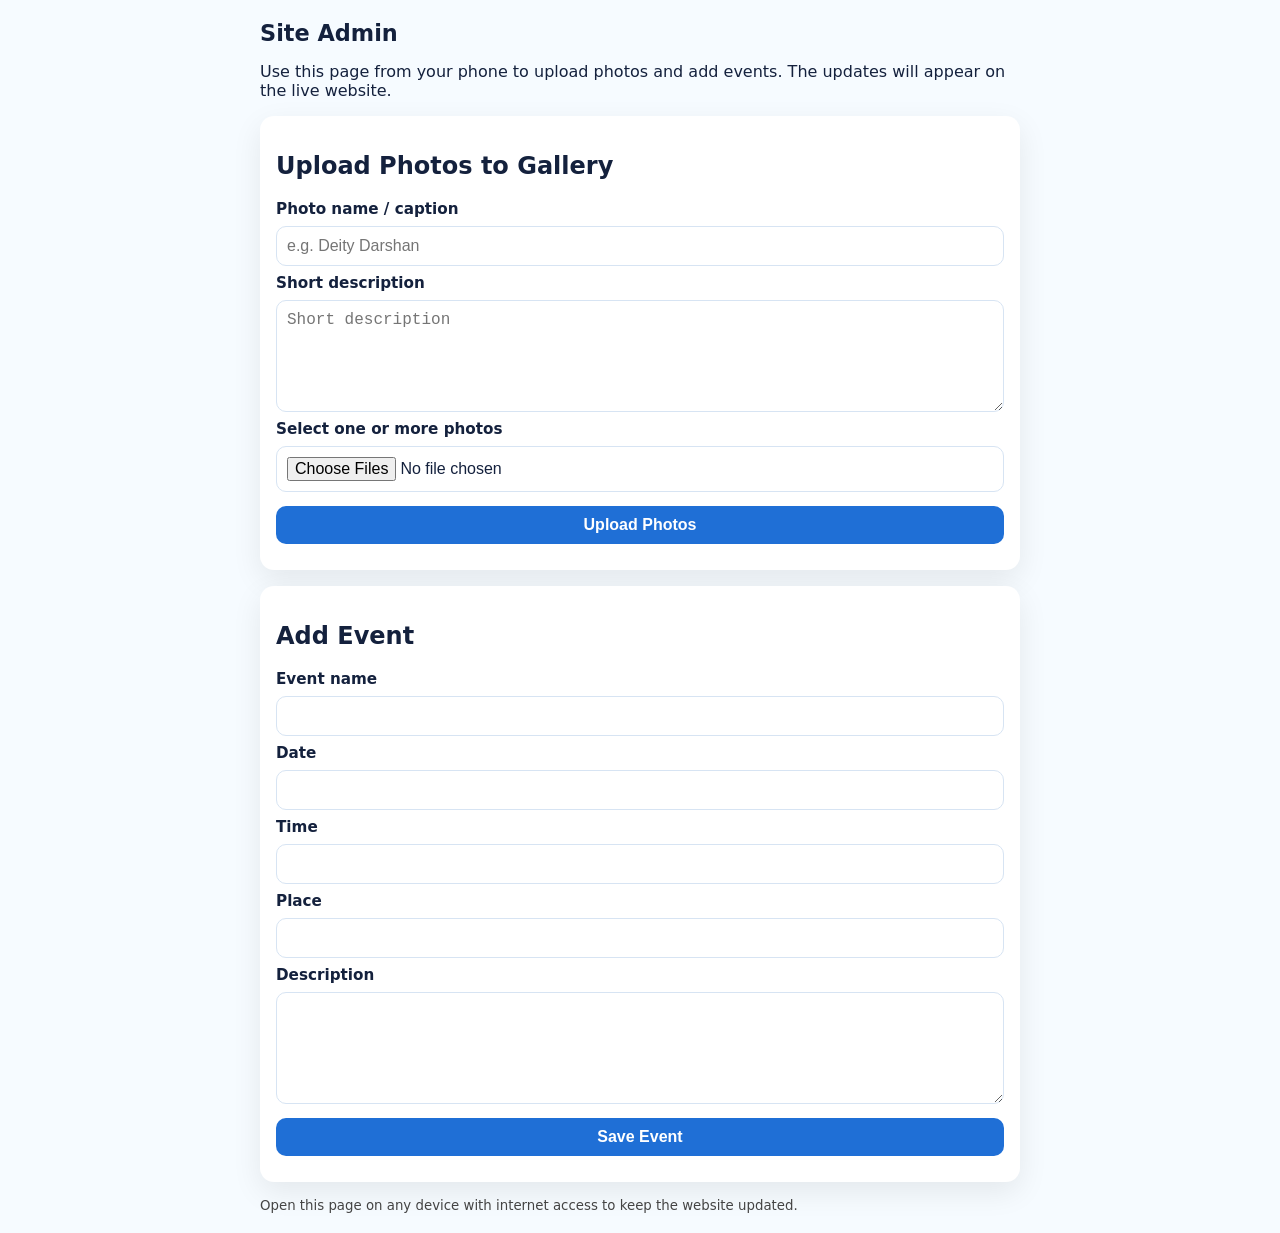
<file: admin/index.html>
<!doctype html>
<html lang="en">
<head>
  <meta charset="utf-8" />
  <meta name="viewport" content="width=device-width,initial-scale=1" />
  <title>Admin — ISKCON Rajampet</title>
  <link rel="stylesheet" href="style.css" />
</head>
<body>
  <main class="wrap">
    <h1>Site Admin</h1>
    <p>Use this page from your phone to upload photos and add events. The updates will appear on the live website.</p>

    <section class="panel">
      <h2>Upload Photos to Gallery</h2>
      <form id="photoForm">
        <label>Photo name / caption</label>
        <input name="name" placeholder="e.g. Deity Darshan" required />
        <label>Short description</label>
        <textarea name="caption" placeholder="Short description"></textarea>
        <label>Select one or more photos</label>
        <input type="file" name="photos" accept="image/*" multiple required />
        <button type="submit">Upload Photos</button>
      </form>
      <div id="photoResult" class="result"></div>
    </section>

    <section class="panel">
      <h2>Add Event</h2>
      <form id="eventForm">
        <label>Event name</label>
        <input name="name" required />
        <label>Date</label>
        <input name="date" required />
        <label>Time</label>
        <input name="time" />
        <label>Place</label>
        <input name="place" />
        <label>Description</label>
        <textarea name="description"></textarea>
        <button type="submit">Save Event</button>
      </form>
      <div id="eventResult" class="result"></div>
    </section>

    <small>Open this page on any device with internet access to keep the website updated.</small>
  </main>

  <script>
  const photoForm = document.getElementById('photoForm');
  photoForm.addEventListener('submit', async e=>{
    e.preventDefault();
    const fd = new FormData(photoForm);
    const res = await fetch('/admin/upload-photos', {method:'POST', body: fd});
    const j = await res.json();
    document.getElementById('photoResult').innerText = JSON.stringify(j, null, 2);
  });

  const eventForm = document.getElementById('eventForm');
  eventForm.addEventListener('submit', async e=>{
    e.preventDefault();
    const fd = new FormData(eventForm);
    const res = await fetch('/admin/add-event', {method:'POST', body: fd});
    const j = await res.json();
    document.getElementById('eventResult').innerText = JSON.stringify(j, null, 2);
  });
  </script>
</body>
</html>
</file>
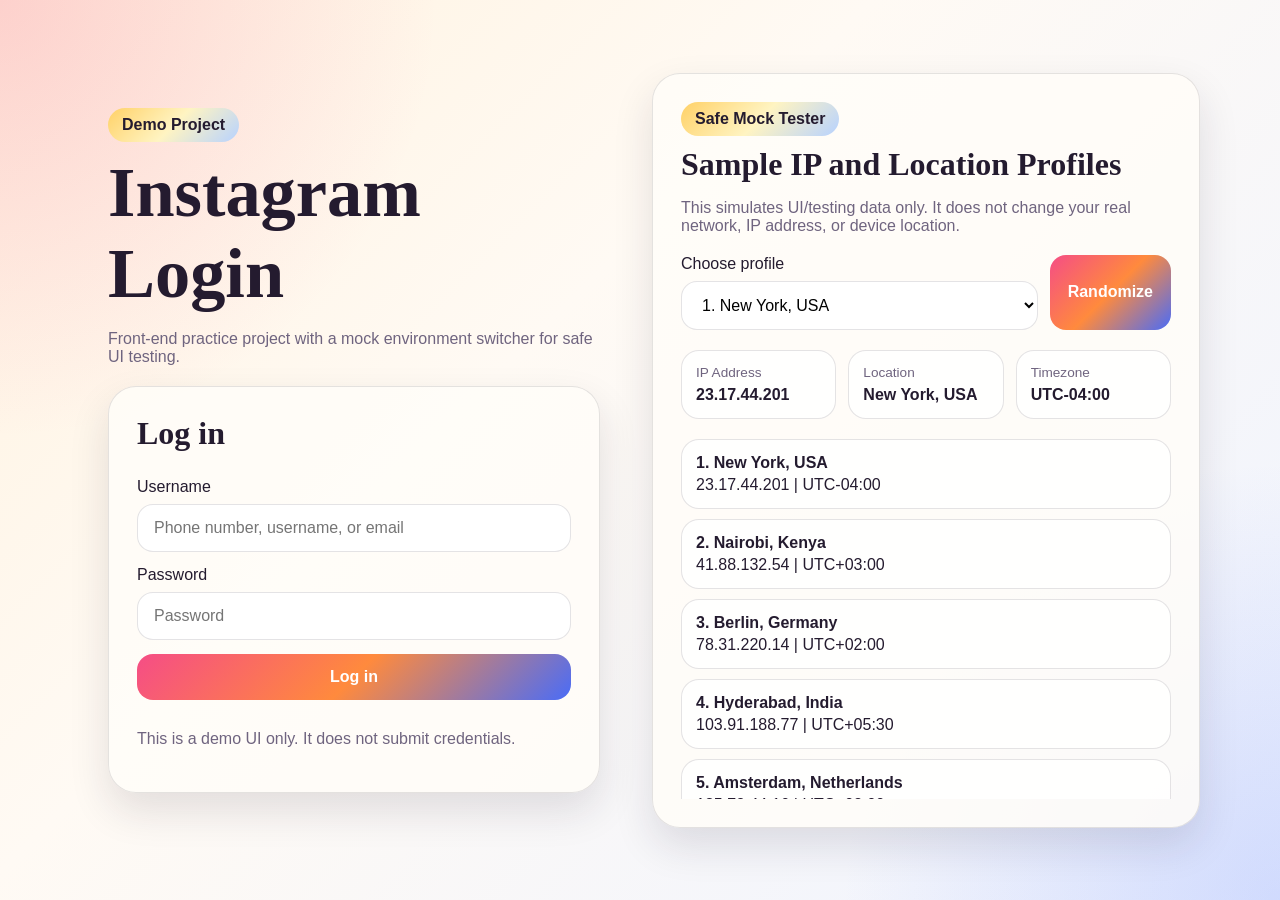
<file: instagram-login/index.html>
<!DOCTYPE html>
<html lang="en">
  <head>
    <meta charset="UTF-8" />
    <meta name="viewport" content="width=device-width, initial-scale=1.0" />
    <title>Instagram Login Demo</title>
    <link rel="stylesheet" href="styles.css" />
  </head>
  <body>
    <main class="app-shell">
      <section class="login-panel">
        <div class="brand-block">
          <p class="eyebrow">Demo Project</p>
          <h1>Instagram Login</h1>
          <p class="subcopy">
            Front-end practice project with a mock environment switcher for safe UI testing.
          </p>
        </div>

        <form class="login-card">
          <h2>Log in</h2>
          <label>
            <span>Username</span>
            <input type="text" placeholder="Phone number, username, or email" />
          </label>
          <label>
            <span>Password</span>
            <input type="password" placeholder="Password" />
          </label>
          <button type="button">Log in</button>
          <p class="helper">This is a demo UI only. It does not submit credentials.</p>
        </form>
      </section>

      <aside class="tester-panel">
        <div class="tester-card">
          <p class="eyebrow">Safe Mock Tester</p>
          <h2>Sample IP and Location Profiles</h2>
          <p class="subcopy">
            This simulates UI/testing data only. It does not change your real network, IP address, or device location.
          </p>

          <div class="profile-controls">
            <label>
              <span>Choose profile</span>
              <select id="profile-select"></select>
            </label>
            <button id="randomize-btn" type="button">Randomize</button>
          </div>

          <div class="profile-display">
            <div>
              <span class="meta-label">IP Address</span>
              <strong id="ip-value">-</strong>
            </div>
            <div>
              <span class="meta-label">Location</span>
              <strong id="location-value">-</strong>
            </div>
            <div>
              <span class="meta-label">Timezone</span>
              <strong id="timezone-value">-</strong>
            </div>
          </div>

          <ul id="profile-list" class="profile-list"></ul>
        </div>
      </aside>
    </main>

    <script src="script.js"></script>
  </body>
</html>
</file>
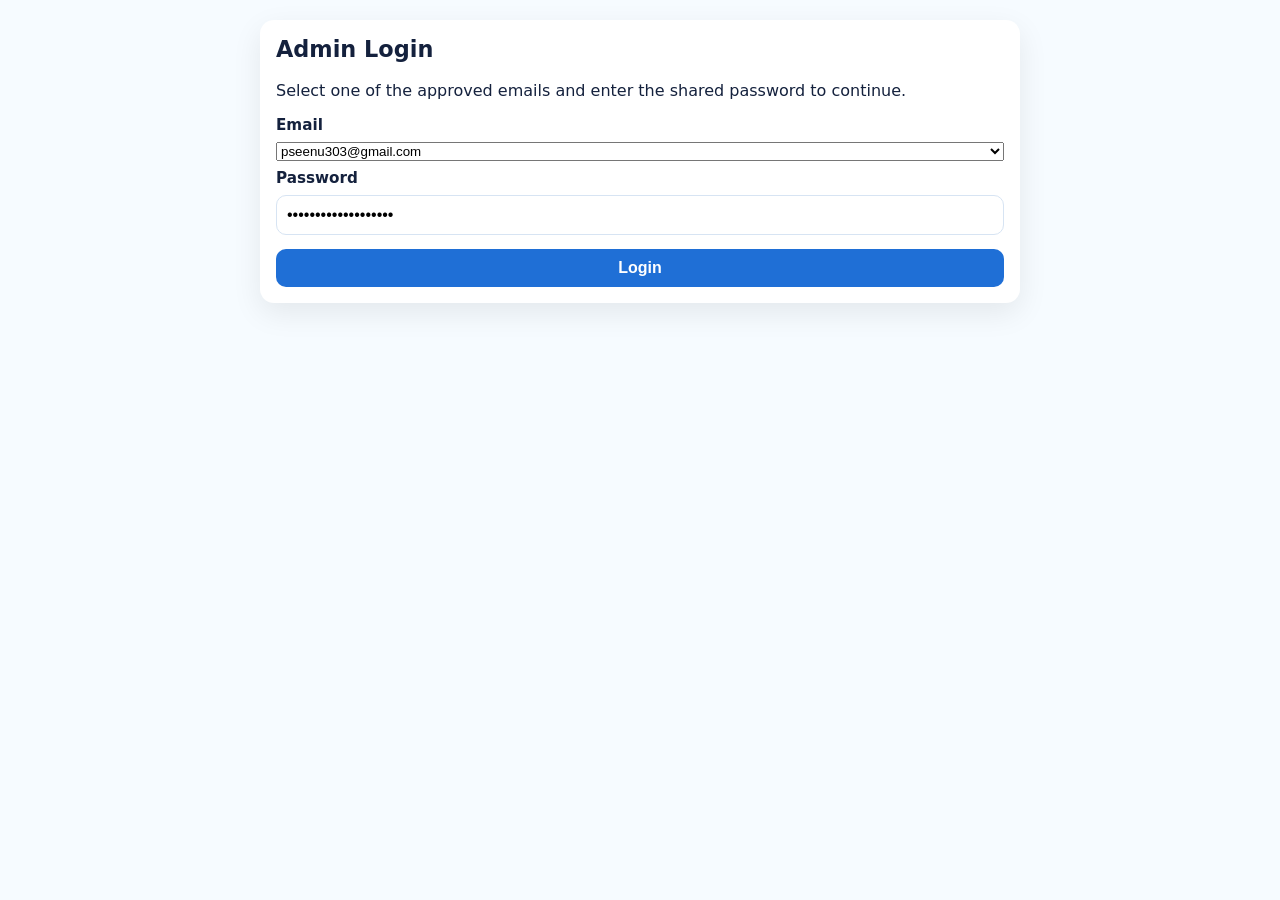
<file: admin/login/index.html>
<!doctype html>
<html lang="en">
<head>
  <meta charset="utf-8" />
  <meta name="viewport" content="width=device-width, initial-scale=1" />
  <title>Admin Login Redirect — ISKCON Rajampet</title>
  <meta http-equiv="refresh" content="0;url=/admin/login.html" />
</head>
<body>
  <p>Redirecting to the admin login page. If you are not redirected, <a href="/admin/login.html">click here</a>.</p>
</body>
</html>
</file>
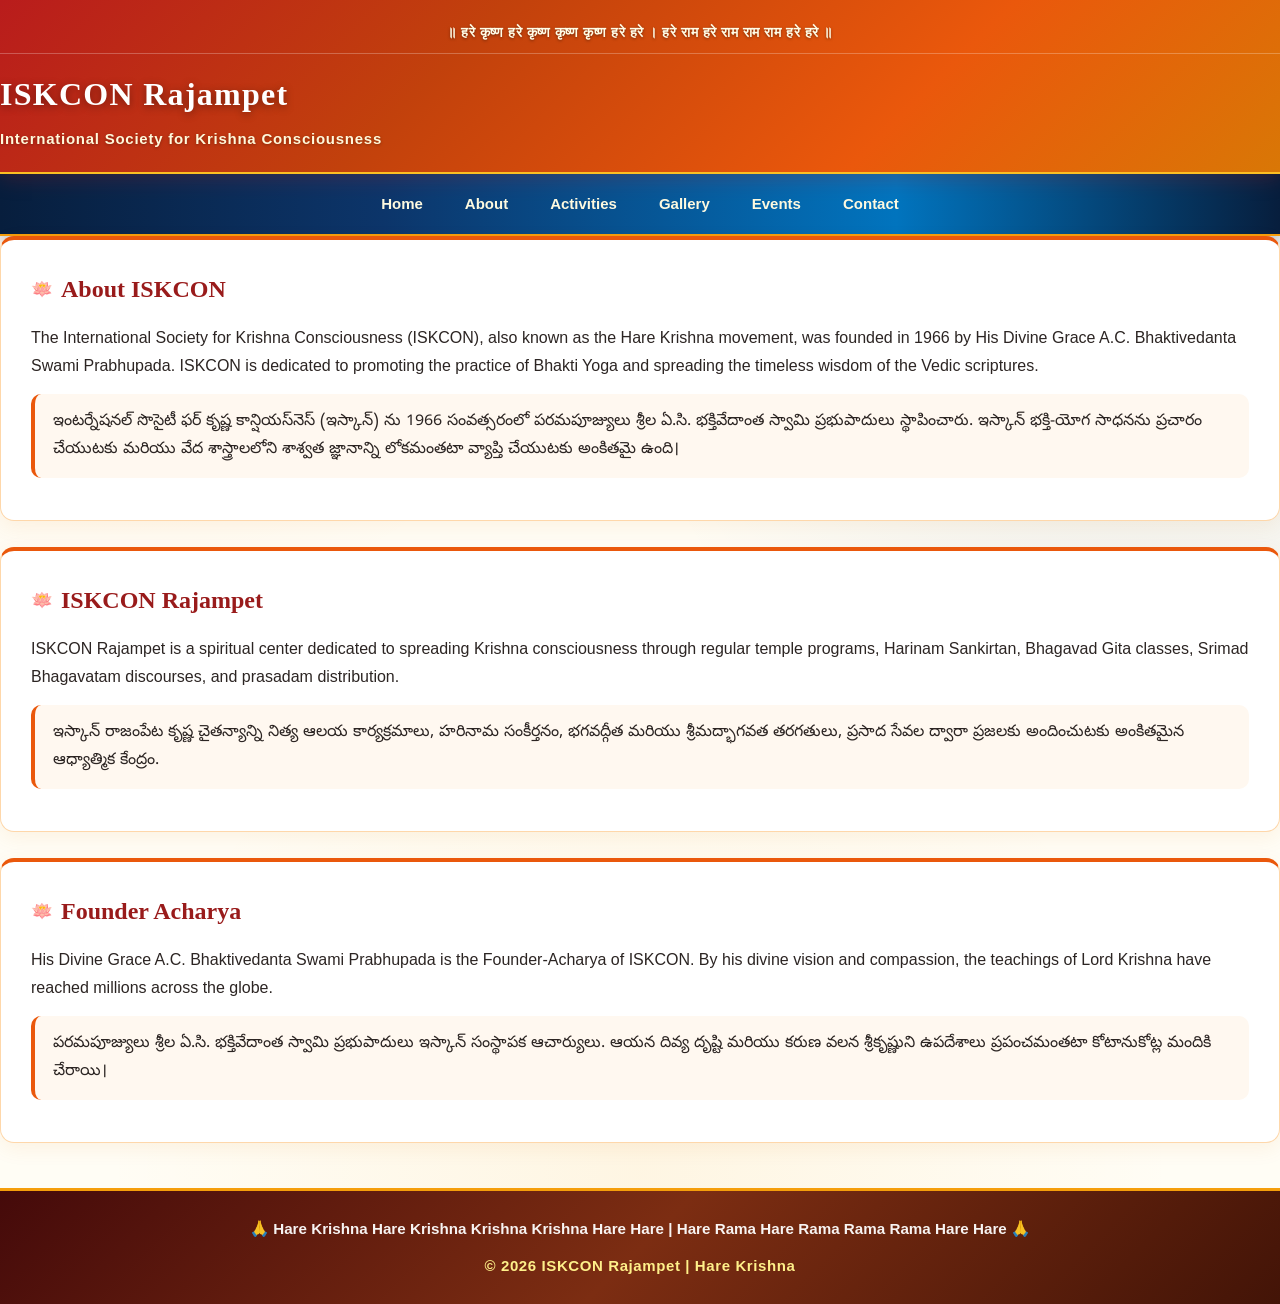
<file: about.html>
<!DOCTYPE html>
<html lang="en">
<head>
    <meta charset="UTF-8">
    <meta name="viewport" content="width=device-width, initial-scale=1.0">
    <title>About ISKCON Rajampet</title>

    <!-- Telugu Font -->
    <link href="https://fonts.googleapis.com/css2?family=Noto+Sans+Telugu&display=swap" rel="stylesheet">
    <link rel="stylesheet" href="css/style.css">
    <script src="js/script.js" defer></script>
</head>

<body>

<header>
    <h1>ISKCON Rajampet</h1>
    <p>International Society for Krishna Consciousness</p>
</header>

<nav>
    <a href="index.html">Home</a>
    <a href="about.html">About</a>
    <a href="activities.html">Activities</a>
    <a href="gallery.html">Gallery</a>
    <a href="events.html">Events</a>
    <a href="contact.html">Contact</a>
</nav>

<section class="content">
    <h2>About ISKCON</h2>

    <p>
        The International Society for Krishna Consciousness (ISKCON),
        also known as the Hare Krishna movement, was founded in 1966
        by His Divine Grace A.C. Bhaktivedanta Swami Prabhupada.
        ISKCON is dedicated to promoting the practice of Bhakti Yoga
        and spreading the timeless wisdom of the Vedic scriptures.
    </p>

    <p class="telugu">
        ఇంటర్నేషనల్ సొసైటీ ఫర్ కృష్ణ కాన్షియస్‌నెస్ (ఇస్కాన్)
        ను 1966 సంవత్సరంలో పరమపూజ్యులు
        శ్రీల ఏ.సి. భక్తివేదాంత స్వామి ప్రభుపాదులు స్థాపించారు.
        ఇస్కాన్ భక్తి-యోగ సాధనను ప్రచారం చేయుటకు
        మరియు వేద శాస్త్రాలలోని శాశ్వత జ్ఞానాన్ని
        లోకమంతటా వ్యాప్తి చేయుటకు అంకితమై ఉంది।
    </p>
</section>

<section class="content">
    <h2>ISKCON Rajampet</h2>

    <p>
        ISKCON Rajampet is a spiritual center dedicated to spreading
        Krishna consciousness through regular temple programs,
        Harinam Sankirtan, Bhagavad Gita classes, Srimad Bhagavatam
        discourses, and prasadam distribution.
    </p>

    <p class="telugu">
        ఇస్కాన్ రాజంపేట కృష్ణ చైతన్యాన్ని
        నిత్య ఆలయ కార్యక్రమాలు, హరినామ సంకీర్తనం,
        భగవద్గీత మరియు శ్రీమద్భాగవత తరగతులు,
        ప్రసాద సేవల ద్వారా ప్రజలకు అందించుటకు
        అంకితమైన ఆధ్యాత్మిక కేంద్రం.
    </p>
</section>

<section class="content">
    <h2>Founder Acharya</h2>

    <p>
        His Divine Grace A.C. Bhaktivedanta Swami Prabhupada is the
        Founder-Acharya of ISKCON. By his divine vision and compassion,
        the teachings of Lord Krishna have reached millions across
        the globe.
    </p>

    <p class="telugu">
        పరమపూజ్యులు శ్రీల ఏ.సి. భక్తివేదాంత స్వామి ప్రభుపాదులు
        ఇస్కాన్ సంస్థాపక ఆచార్యులు.
        ఆయన దివ్య దృష్టి మరియు కరుణ వలన
        శ్రీకృష్ణుని ఉపదేశాలు
        ప్రపంచమంతటా కోటానుకోట్ల మందికి చేరాయి।
    </p>
</section>

<footer>
    <p>© 2026 ISKCON Rajampet | Hare Krishna</p>
</footer>

</body>
</html>
</file>
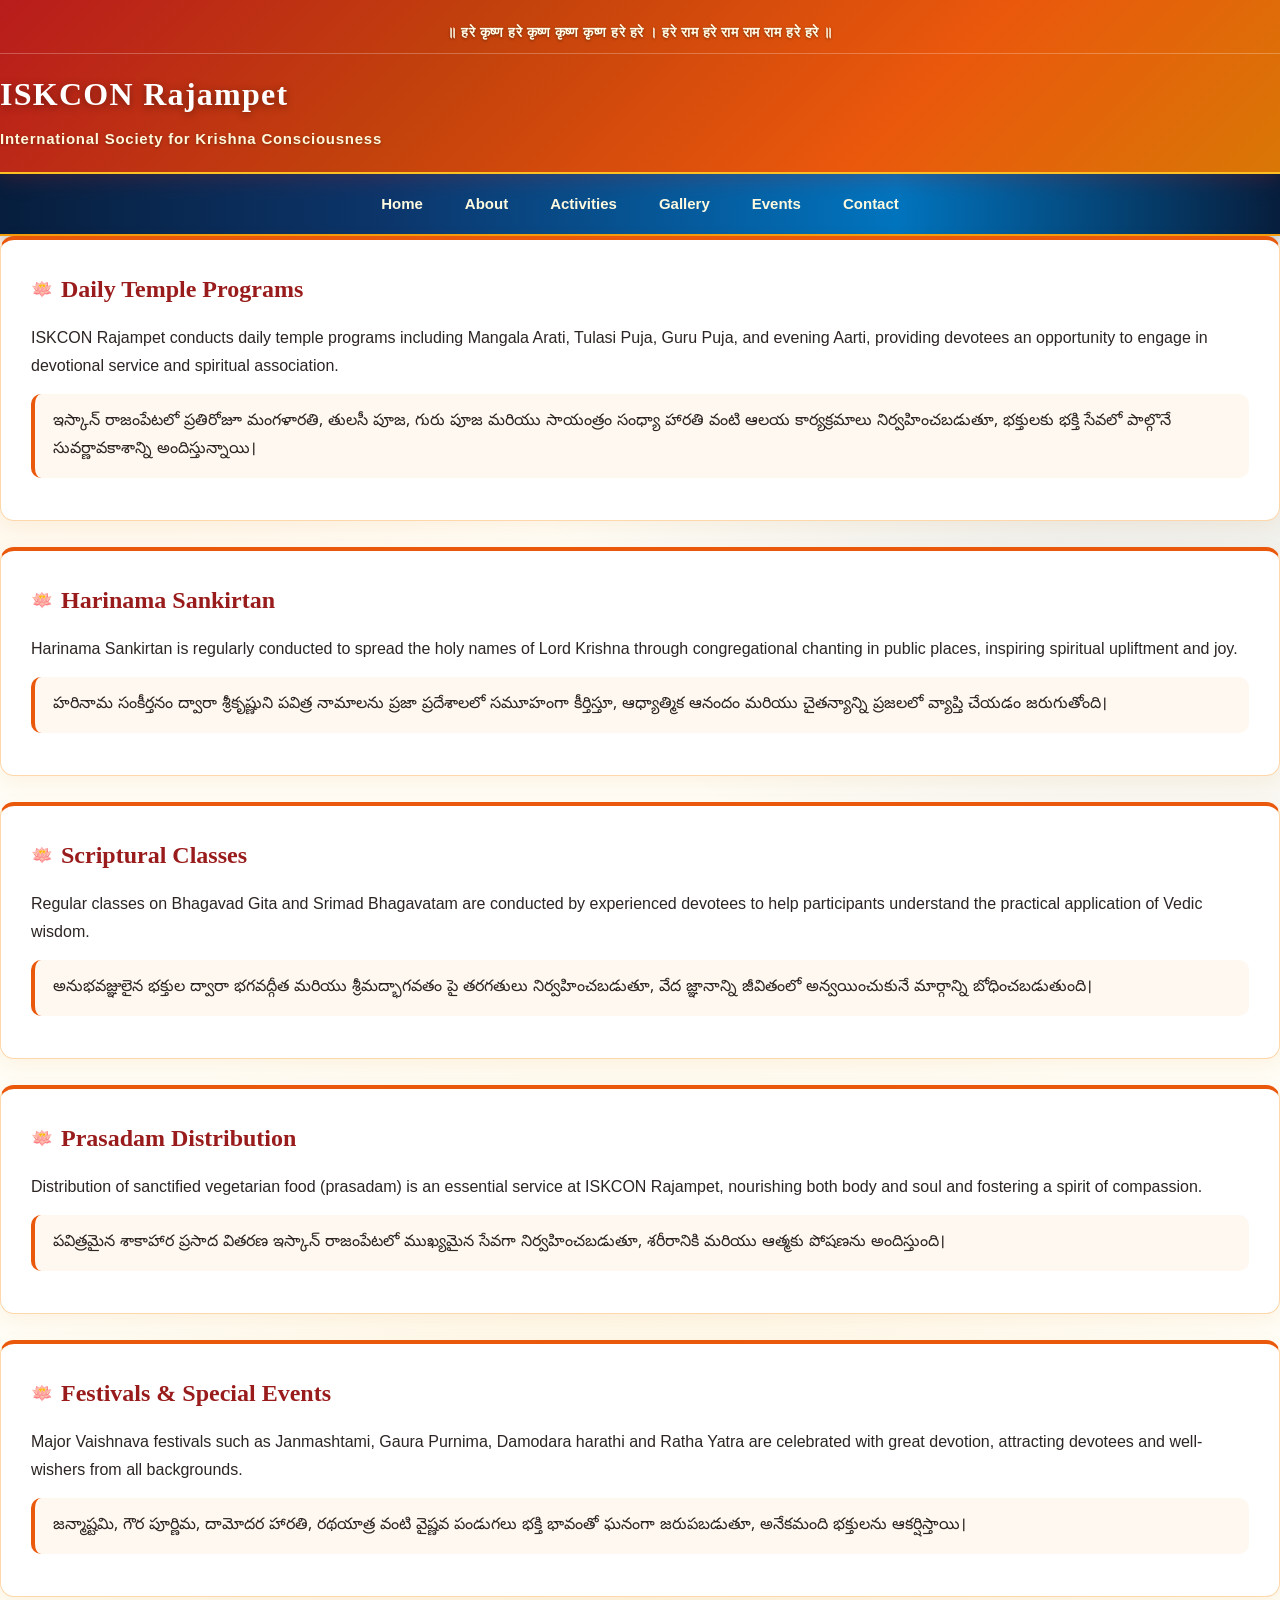
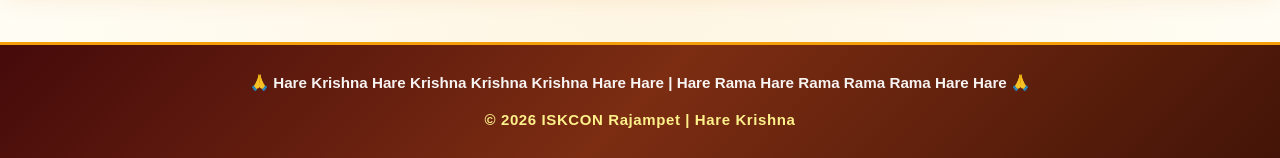
<file: activities.html>
<!DOCTYPE html>
<html lang="en">
<head>
    <meta charset="UTF-8">
    <meta name="viewport" content="width=device-width, initial-scale=1.0">
    <title>Activities | ISKCON Rajampet</title>

    <!-- Telugu Font -->
    <link href="https://fonts.googleapis.com/css2?family=Noto+Sans+Telugu&display=swap" rel="stylesheet">
    <link rel="stylesheet" href="css/style.css">
    <script src="js/script.js" defer></script>
</head>

<body>

<header>
    <h1>ISKCON Rajampet</h1>
    <p>International Society for Krishna Consciousness</p>
</header>

<nav>
    <a href="index.html">Home</a>
    <a href="about.html">About</a>
    <a href="activities.html">Activities</a>
    <a href="gallery.html">Gallery</a>
    <a href="events.html">Events</a>
    <a href="contact.html">Contact</a>
</nav>

<section class="content">
    <h2>Daily Temple Programs</h2>

    <p>
        ISKCON Rajampet conducts daily temple programs including
        Mangala Arati, Tulasi Puja, Guru Puja, and evening Aarti,
        providing devotees an opportunity to engage in devotional
        service and spiritual association.
    </p>

    <p class="telugu">
        ఇస్కాన్ రాజంపేటలో ప్రతిరోజూ మంగళారతి, తులసీ పూజ,
        గురు పూజ మరియు సాయంత్రం సంధ్యా హారతి వంటి ఆలయ కార్యక్రమాలు
        నిర్వహించబడుతూ, భక్తులకు భక్తి సేవలో పాల్గొనే
        సువర్ణావకాశాన్ని అందిస్తున్నాయి।
    </p>
</section>

<section class="content">
    <h2>Harinama Sankirtan</h2>

    <p>
        Harinama Sankirtan is regularly conducted to spread the holy
        names of Lord Krishna through congregational chanting in
        public places, inspiring spiritual upliftment and joy.
    </p>

    <p class="telugu">
        హరినామ సంకీర్తనం ద్వారా శ్రీకృష్ణుని పవిత్ర నామాలను
        ప్రజా ప్రదేశాలలో సమూహంగా కీర్తిస్తూ,
        ఆధ్యాత్మిక ఆనందం మరియు చైతన్యాన్ని
        ప్రజలలో వ్యాప్తి చేయడం జరుగుతోంది।
    </p>
</section>

<section class="content">
    <h2>Scriptural Classes</h2>

    <p>
        Regular classes on Bhagavad Gita and Srimad Bhagavatam are
        conducted by experienced devotees to help participants
        understand the practical application of Vedic wisdom.
    </p>

    <p class="telugu">
        అనుభవజ్ఞులైన భక్తుల ద్వారా భగవద్గీత మరియు
        శ్రీమద్భాగవతం పై తరగతులు నిర్వహించబడుతూ,
        వేద జ్ఞానాన్ని జీవితంలో అన్వయించుకునే
        మార్గాన్ని బోధించబడుతుంది।
    </p>
</section>

<section class="content">
    <h2>Prasadam Distribution</h2>

    <p>
        Distribution of sanctified vegetarian food (prasadam) is an
        essential service at ISKCON Rajampet, nourishing both body
        and soul and fostering a spirit of compassion.
    </p>

    <p class="telugu">
        పవిత్రమైన శాకాహార ప్రసాద వితరణ
        ఇస్కాన్ రాజంపేటలో ముఖ్యమైన సేవగా
        నిర్వహించబడుతూ, శరీరానికి మరియు
        ఆత్మకు పోషణను అందిస్తుంది।
    </p>
</section>

<section class="content">
    <h2>Festivals & Special Events</h2>

    <p>
        Major Vaishnava festivals such as Janmashtami, Gaura Purnima, Damodara harathi
        and Ratha Yatra are celebrated with great devotion,
        attracting devotees and well-wishers from all backgrounds.
    </p>

    <p class="telugu">
        జన్మాష్టమి, గౌర పూర్ణిమ, దామోదర హారతి, రథయాత్ర వంటి
        వైష్ణవ పండుగలు భక్తి భావంతో
        ఘనంగా జరుపబడుతూ,
        అనేకమంది భక్తులను ఆకర్షిస్తాయి।
    </p>
</section>

<footer>
    <p>© 2026 ISKCON Rajampet | Hare Krishna</p>
</footer>

</body>
</html>
</file>
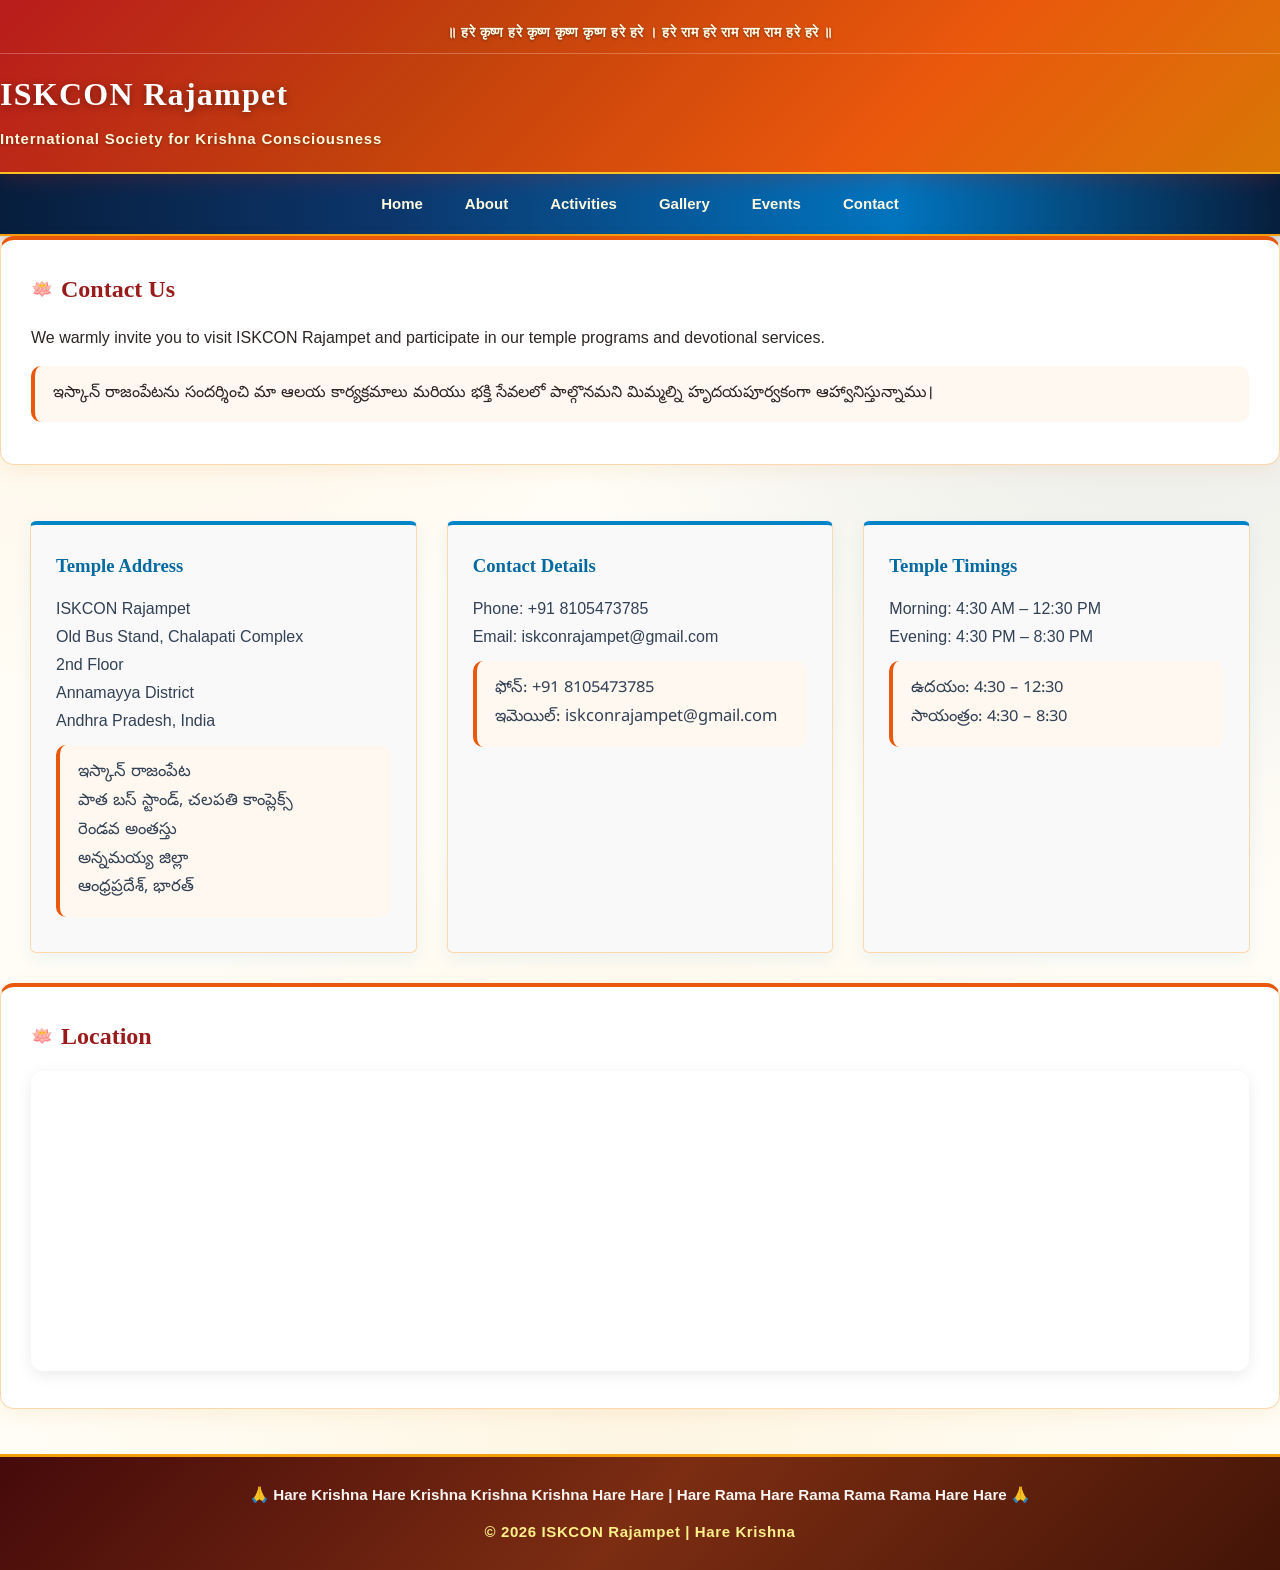
<file: contact.html>
<!DOCTYPE html>
<html lang="en">
<head>
    <meta charset="UTF-8">
    <meta name="viewport" content="width=device-width, initial-scale=1.0">
    <title>Contact | ISKCON Rajampet</title>

    <!-- Telugu Font -->
    <link href="https://fonts.googleapis.com/css2?family=Noto+Sans+Telugu&display=swap" rel="stylesheet">
    <link rel="stylesheet" href="css/style.css">

    <style>
        .contact-box {
            display: grid;
            grid-template-columns: repeat(auto-fit, minmax(300px, 1fr));
            gap: 30px;
            padding: 30px;
        }

        .contact-card {
            background: #f9f9f9;
            padding: 25px;
            border-radius: 6px;
        }

        .contact-card h3 {
            margin-top: 0;
        }

        .map iframe {
            width: 100%;
            height: 300px;
            border: 0;
        }
    </style>
</head>

<script src="js/script.js"></script>

<body>

<header>
    <h1>ISKCON Rajampet</h1>
    <p>International Society for Krishna Consciousness</p>
</header>

<nav>
    <a href="index.html">Home</a>
    <a href="about.html">About</a>
    <a href="activities.html">Activities</a>
    <a href="gallery.html">Gallery</a>
    <a href="events.html">Events</a>
    <a href="contact.html">Contact</a>
</nav>

<section class="content">
    <h2>Contact Us</h2>

    <p>
        We warmly invite you to visit ISKCON Rajampet and participate
        in our temple programs and devotional services.
    </p>

    <p class="telugu">
        ఇస్కాన్ రాజంపేటను సందర్శించి
        మా ఆలయ కార్యక్రమాలు మరియు
        భక్తి సేవలలో పాల్గొనమని
        మిమ్మల్ని హృదయపూర్వకంగా ఆహ్వానిస్తున్నాము।
    </p>
</section>

<section class="contact-box">

    <div class="contact-card">
        <h3>Temple Address</h3>
        <p>
            ISKCON Rajampet<br>
            Old Bus Stand, Chalapati Complex<br>
            2nd Floor<br>
            Annamayya District<br>
            Andhra Pradesh, India
        </p>

        <p class="telugu">
            ఇస్కాన్ రాజంపేట<br>
            పాత బస్ స్టాండ్, చలపతి కాంప్లెక్స్<br>
            రెండవ అంతస్తు<br>
            అన్నమయ్య జిల్లా<br>
            ఆంధ్రప్రదేశ్, భారత్
        </p>
    </div>

    <div class="contact-card">
        <h3>Contact Details</h3>
        <p>
            Phone: +91 8105473785<br>
            Email: iskconrajampet@gmail.com
        </p>

        <p class="telugu">
            ఫోన్: +91 8105473785<br>
            ఇమెయిల్: iskconrajampet@gmail.com
        </p>
    </div>

    <div class="contact-card">
        <h3>Temple Timings</h3>
        <p>
            Morning: 4:30 AM – 12:30 PM<br>
            Evening: 4:30 PM – 8:30 PM
        </p>

        <p class="telugu">
            ఉదయం: 4:30 – 12:30<br>
            సాయంత్రం: 4:30 – 8:30
        </p>
    </div>

</section>

<section class="map content">
    <h2>Location</h2>

    <iframe
        src="https://www.google.com/maps?q=iskcon+rajampet&output=embed"
        loading="lazy"
        referrerpolicy="no-referrer-when-downgrade">
    </iframe>
</section>

<footer>
    <p>© 2026 ISKCON Rajampet | Hare Krishna</p>
</footer>

</body>
</html>
</file>
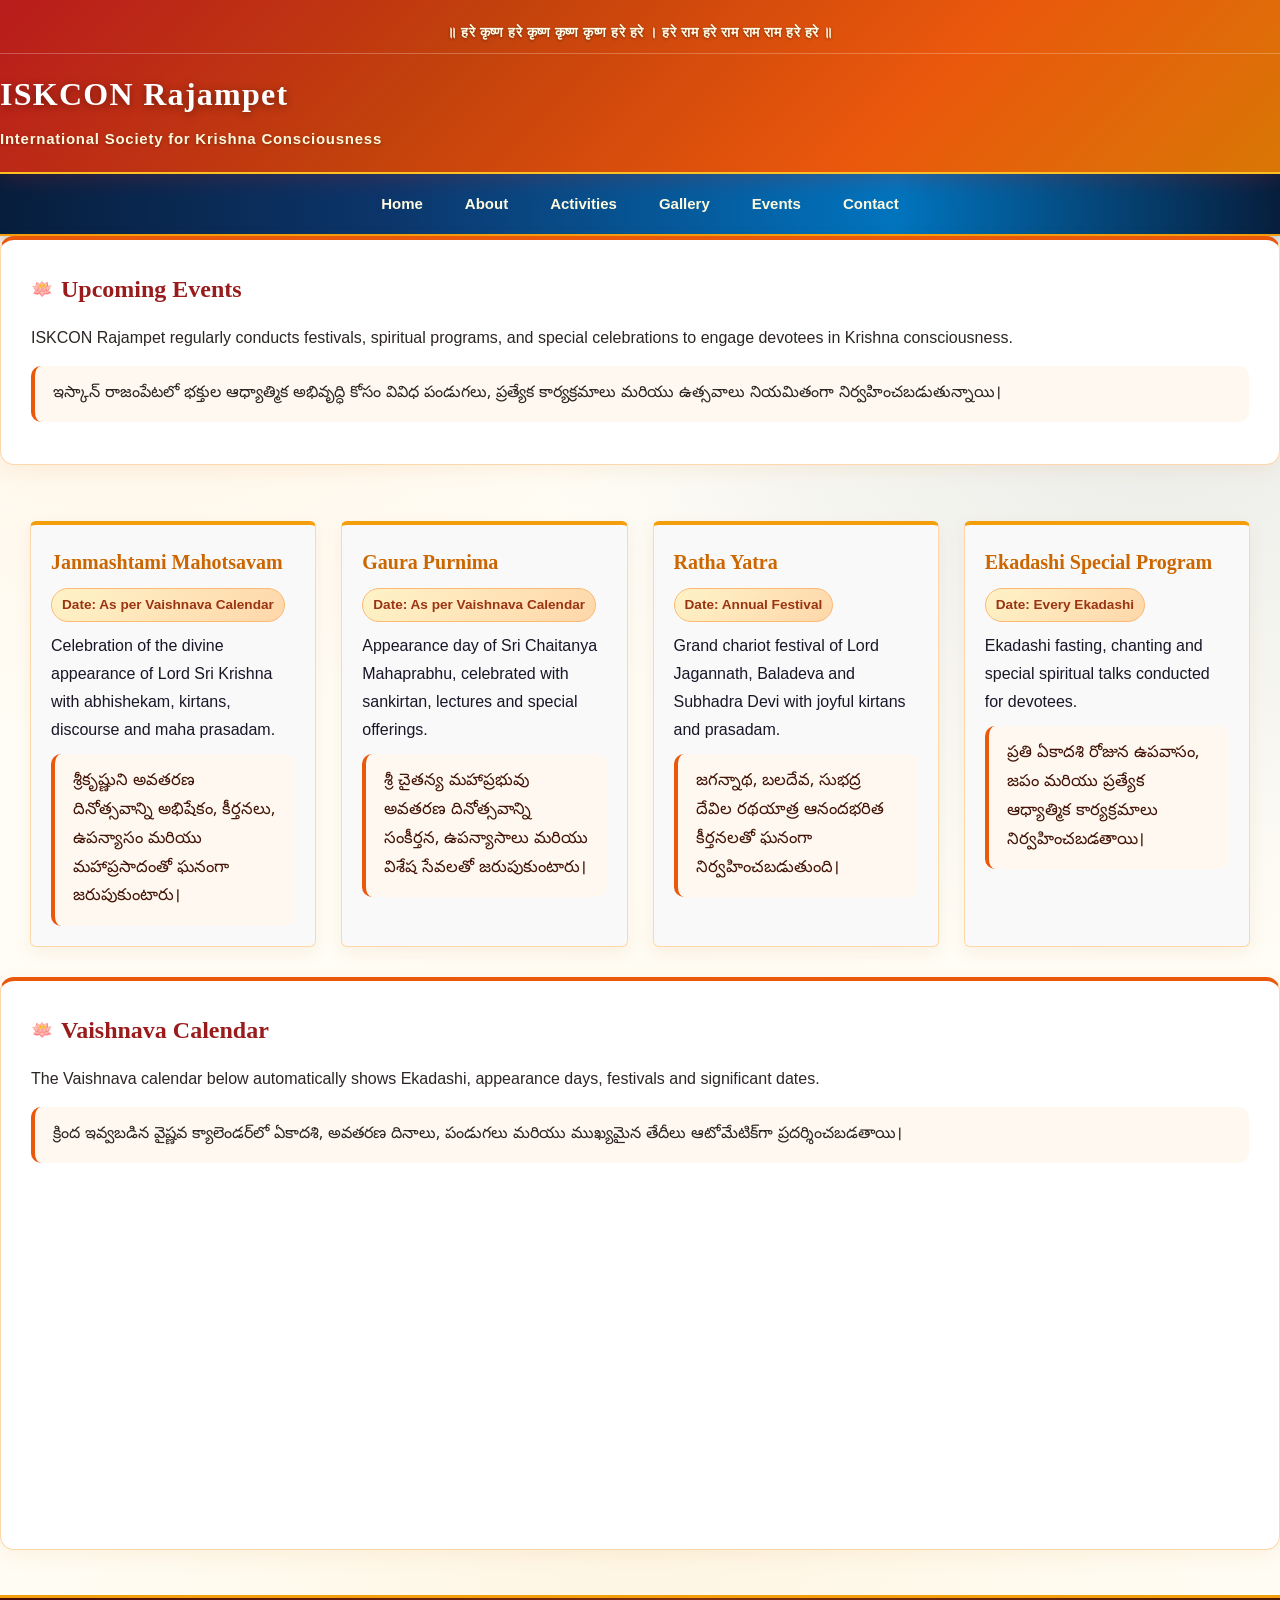
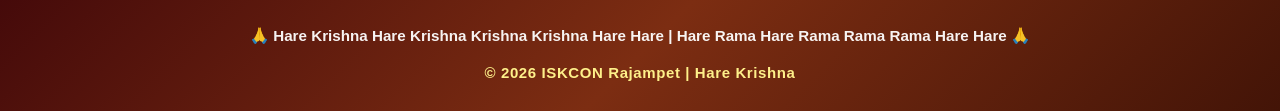
<file: events.html>
<!DOCTYPE html>
<html lang="en">
<head>
    <meta charset="UTF-8">
    <meta name="viewport" content="width=device-width, initial-scale=1.0">
    <title>Events | ISKCON Rajampet</title>

    <!-- Telugu Font -->
    <link href="https://fonts.googleapis.com/css2?family=Noto+Sans+Telugu&display=swap" rel="stylesheet">
    <link rel="stylesheet" href="css/style.css">

    <style>
        .events {
            display: grid;
            grid-template-columns: repeat(auto-fit, minmax(280px, 1fr));
            gap: 25px;
            padding: 30px;
        }

        .event-card {
            background: #f9f9f9;
            padding: 20px;
            border-radius: 6px;
        }

        .event-card h3 {
            margin-top: 0;
            color: #cc6600;
        }

        .event-date {
            font-weight: bold;
            margin-bottom: 10px;
        }
    </style>
    <script src="js/script.js" defer></script>
</head>

<body>

<header>
    <h1>ISKCON Rajampet</h1>
    <p>International Society for Krishna Consciousness</p>
</header>

<nav>
    <a href="index.html">Home</a>
    <a href="about.html">About</a>
    <a href="activities.html">Activities</a>
    <a href="gallery.html">Gallery</a>
    <a href="events.html">Events</a>
    <a href="contact.html">Contact</a>
</nav>

<section class="content">
    <h2>Upcoming Events</h2>

    <p>
        ISKCON Rajampet regularly conducts festivals, spiritual
        programs, and special celebrations to engage devotees
        in Krishna consciousness.
    </p>

    <p class="telugu">
        ఇస్కాన్ రాజంపేటలో భక్తుల ఆధ్యాత్మిక అభివృద్ధి కోసం
        వివిధ పండుగలు, ప్రత్యేక కార్యక్రమాలు మరియు
        ఉత్సవాలు నియమితంగా నిర్వహించబడుతున్నాయి।
    </p>
</section>

<section class="events">

    <div class="event-card">
        <h3>Janmashtami Mahotsavam</h3>
        <div class="event-date">Date: As per Vaishnava Calendar</div>
        <p>
            Celebration of the divine appearance of Lord Sri Krishna
            with abhishekam, kirtans, discourse and maha prasadam.
        </p>
        <p class="telugu">
            శ్రీకృష్ణుని అవతరణ దినోత్సవాన్ని
            అభిషేకం, కీర్తనలు, ఉపన్యాసం మరియు
            మహాప్రసాదంతో ఘనంగా జరుపుకుంటారు।
        </p>
    </div>

    <div class="event-card">
        <h3>Gaura Purnima</h3>
        <div class="event-date">Date: As per Vaishnava Calendar</div>
        <p>
            Appearance day of Sri Chaitanya Mahaprabhu, celebrated
            with sankirtan, lectures and special offerings.
        </p>
        <p class="telugu">
            శ్రీ చైతన్య మహాప్రభువు అవతరణ దినోత్సవాన్ని
            సంకీర్తన, ఉపన్యాసాలు మరియు
            విశేష సేవలతో జరుపుకుంటారు।
        </p>
    </div>

    <div class="event-card">
        <h3>Ratha Yatra</h3>
        <div class="event-date">Date: Annual Festival</div>
        <p>
            Grand chariot festival of Lord Jagannath, Baladeva and
            Subhadra Devi with joyful kirtans and prasadam.
        </p>
        <p class="telugu">
            జగన్నాథ, బలదేవ, సుభద్ర దేవిల రథయాత్ర
            ఆనందభరిత కీర్తనలతో
            ఘనంగా నిర్వహించబడుతుంది।
        </p>
    </div>

    <div class="event-card">
        <h3>Ekadashi Special Program</h3>
        <div class="event-date">Date: Every Ekadashi</div>
        <p>
            Ekadashi fasting, chanting and special spiritual talks
            conducted for devotees.
        </p>
        <p class="telugu">
            ప్రతి ఏకాదశి రోజున ఉపవాసం,
            జపం మరియు ప్రత్యేక ఆధ్యాత్మిక
            కార్యక్రమాలు నిర్వహించబడతాయి।
        </p>
    </div>

</section>
<section class="content">
    <h2>Vaishnava Calendar</h2>

    <p>
        The Vaishnava calendar below automatically shows Ekadashi, appearance days,
        festivals and significant dates.
    </p>

    <p class="telugu">
        క్రింద ఇవ్వబడిన వైష్ణవ క్యాలెండర్‌లో
        ఏకాదశి, అవతరణ దినాలు,
        పండుగలు మరియు ముఖ్యమైన తేదీలు
        ఆటోమేటిక్‌గా ప్రదర్శించబడతాయి।
    </p>

    <iframe 
        src="https://www.vaisnavacalendar.info/iframeh.htm"
        width="100%" 
        height="320px"
        style="border: 0; margin-top: 15px;"
        title="Vaishnava Calendar">
    </iframe>
</section>



<footer>
    <p>© 2026 ISKCON Rajampet | Hare Krishna</p>
</footer>

</body>
</html>
</file>
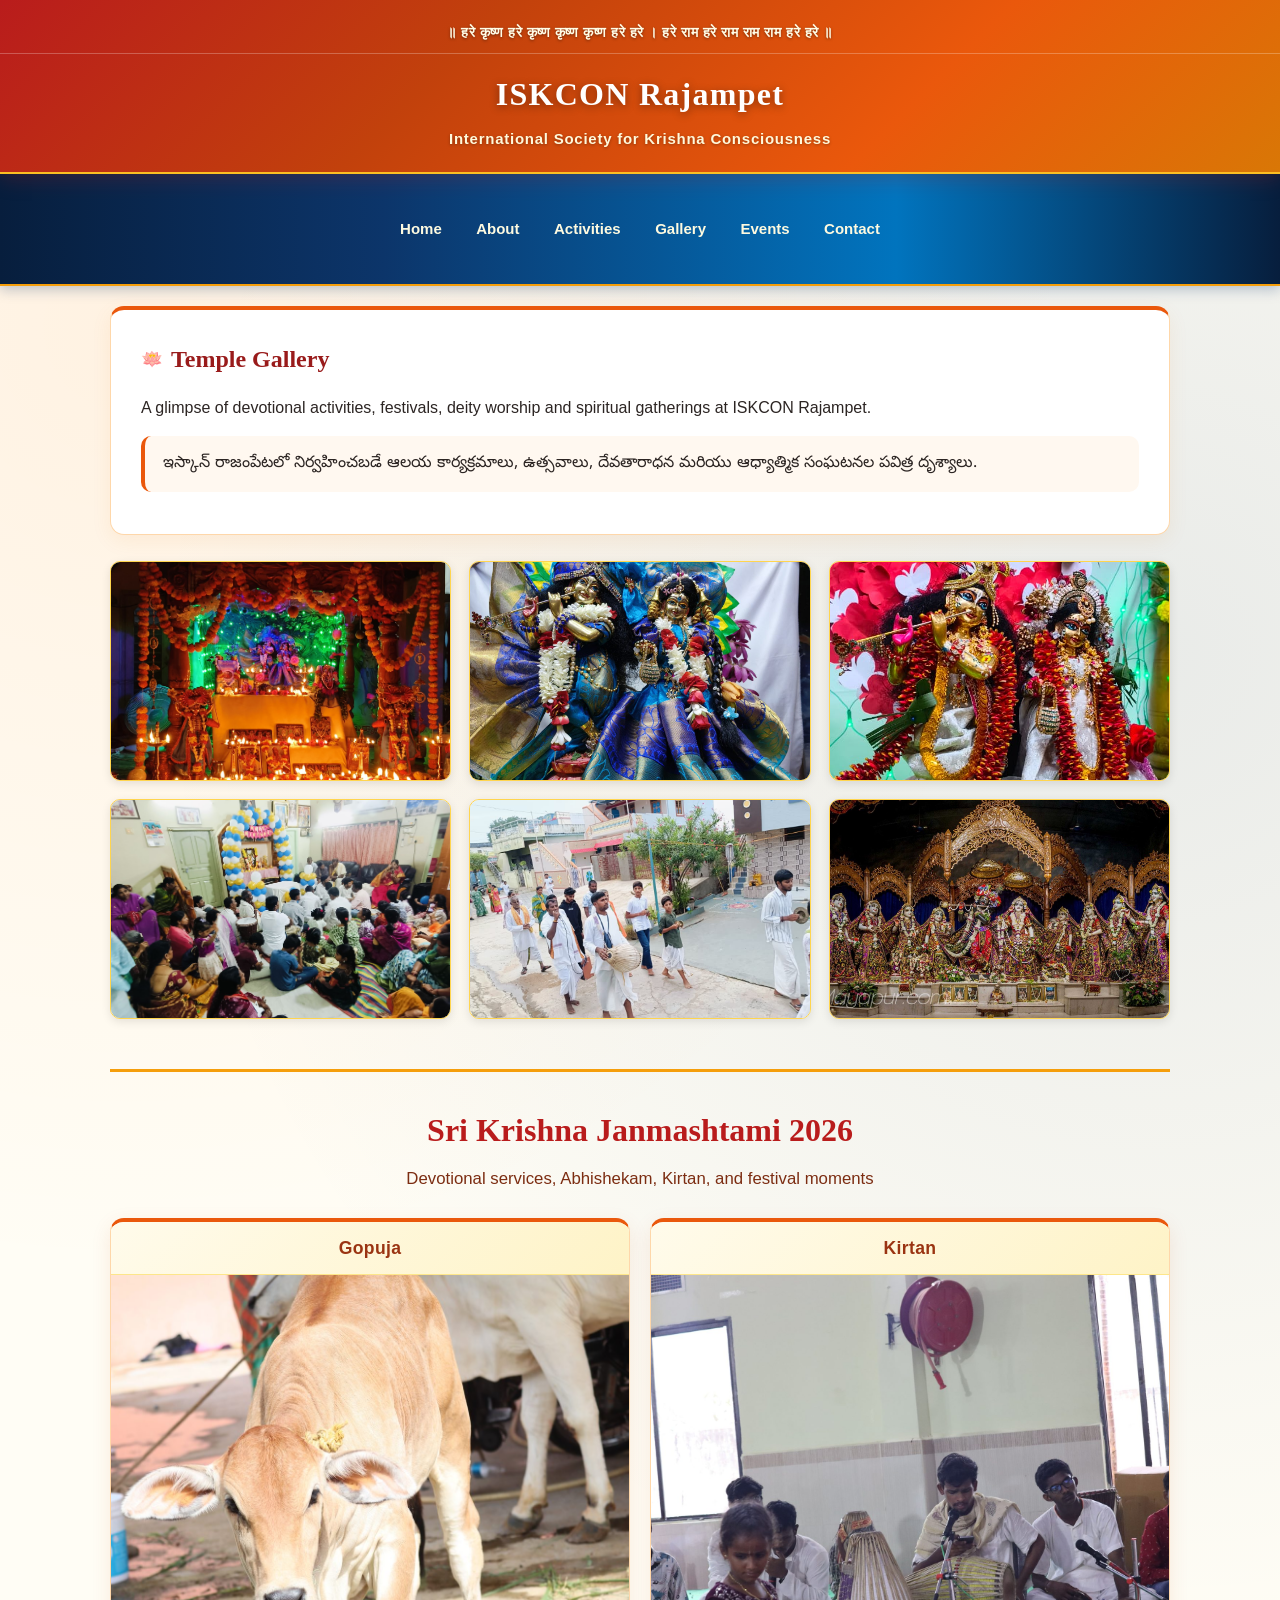
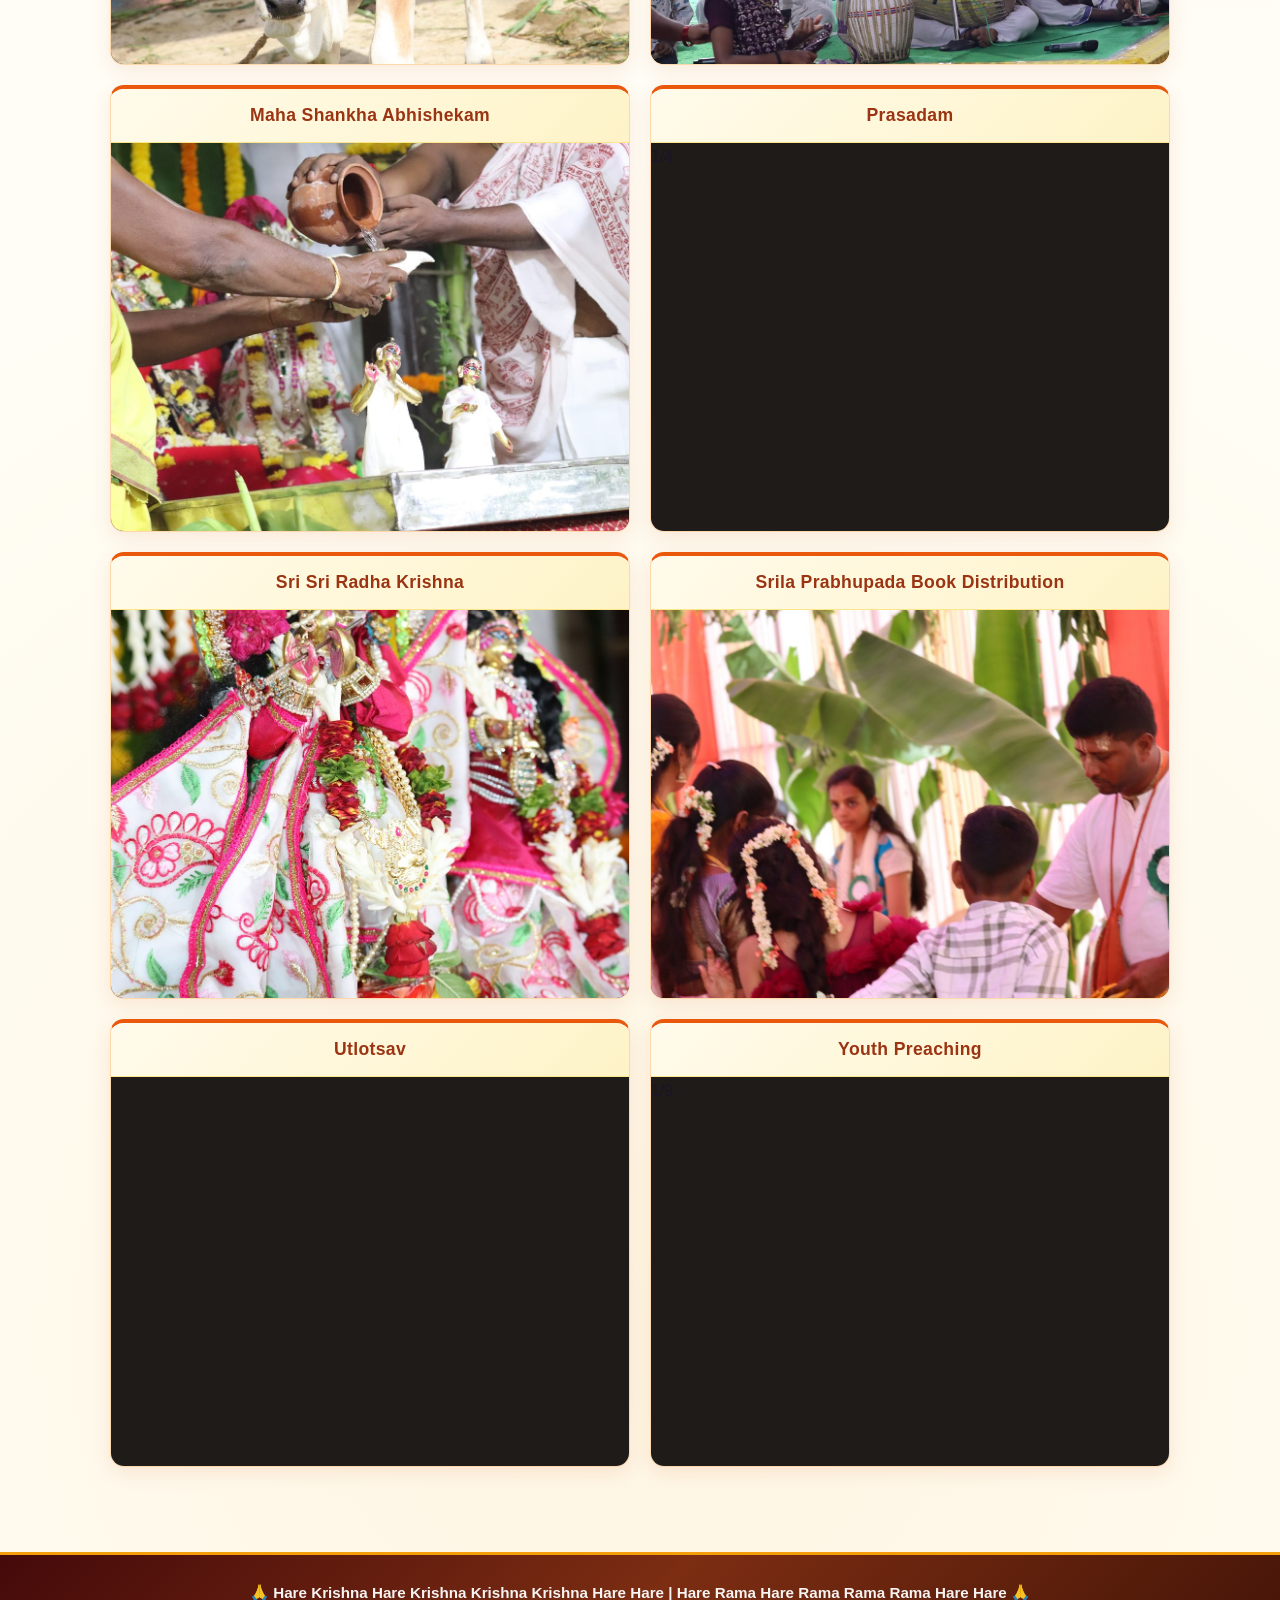
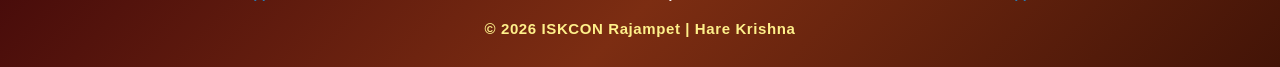
<file: gallery.html>
<!DOCTYPE html>
<html lang="en">
<head>
    <meta charset="UTF-8">
    <meta name="viewport" content="width=device-width, initial-scale=1.0">
    <title>Gallery | ISKCON Rajampet</title>

    <!-- Telugu Font -->
    <link href="https://fonts.googleapis.com/css2?family=Noto+Sans+Telugu&display=swap" rel="stylesheet">
    <link rel="stylesheet" href="css/style.css">

    <style>
        .gallery-container {
            max-width: 1100px;
            margin: 0 auto;
            padding: 20px 20px 40px;
        }

        .gallery {
            display: grid;
            grid-template-columns: repeat(3, 1fr);
            gap: 18px;
            padding: 0 0 35px;
        }

        .gallery img {
            width: 100%;
            height: 220px;
            object-fit: cover;
            border-radius: 10px;
            cursor: pointer;
            box-shadow: 0 3px 10px rgba(0,0,0,0.1);
            transition: transform 0.3s ease, box-shadow 0.3s ease;
        }

        .gallery img:hover {
            transform: translateY(-4px) scale(1.02);
            box-shadow: 0 8px 20px rgba(0,0,0,0.18);
        }

        .janmashtami-section-wrapper {
            margin-top: 15px;
            padding-top: 30px;
            border-top: 3px solid #f59e0b;
        }

        .janmashtami-section-wrapper > h2 {
            text-align: center;
            color: #b91c1c;
            font-size: 2rem;
            font-family: Georgia, "Times New Roman", serif;
            margin-bottom: 6px;
        }

        .janmashtami-subtitle {
            text-align: center;
            color: #7c2d12;
            font-size: 1.05rem;
            font-weight: 500;
            margin-bottom: 24px;
        }

        /* 2 SETS OF IMAGES: EACH ROW TWO IMAGES FOR BOTH MOBILE AND LAPTOP */
        .janmashtami-grid {
            display: grid;
            grid-template-columns: repeat(2, 1fr);
            gap: 20px;
        }

        .photo-topic {
            background: #ffffff;
            border-radius: 14px;
            overflow: hidden;
            box-shadow: 0 6px 20px rgba(194, 65, 12, 0.1);
            border: 1px solid #fed7aa;
            border-top: 4px solid #ea580c;
            display: flex;
            flex-direction: column;
            transition: transform 0.25s ease, box-shadow 0.25s ease;
        }

        .photo-topic:hover {
            transform: translateY(-4px);
            box-shadow: 0 12px 28px rgba(234, 88, 12, 0.22);
            border-color: #f59e0b;
        }

        .photo-topic h3 {
            text-align: center;
            padding: 11px 14px;
            font-size: 1.1rem;
            color: #9a3412;
            font-weight: 800;
            margin: 0;
            background: linear-gradient(135deg, #fffbeb, #fef3c7);
            border-bottom: 1px solid #fde68a;
            letter-spacing: 0.02em;
        }

        .topic-slider {
            position: relative;
            width: 100%;
            aspect-ratio: 4 / 3;
            min-height: 200px;
            overflow: hidden;
            background: #1e1b18;
            cursor: pointer;
        }

        .topic-slider img {
            position: absolute;
            inset: 0;
            width: 100%;
            height: 100%;
            object-fit: cover;
            opacity: 0;
            transition: opacity 0.8s ease-in-out;
        }

        .topic-slider img.active {
            opacity: 1;
        }

        /* RESPONSIVE LAYOUT FOR MOBILE AND LAPTOPS */
        @media (max-width: 820px) {
            .gallery {
                grid-template-columns: repeat(2, 1fr);
                gap: 14px;
            }
            .gallery img {
                height: 180px;
            }
            .janmashtami-grid {
                gap: 14px;
            }
            .photo-topic h3 {
                font-size: 0.95rem;
                padding: 8px 10px;
            }
            .topic-slider {
                min-height: 170px;
            }
        }

        @media (max-width: 520px) {
            .gallery-container {
                padding: 15px 12px 30px;
            }
            .gallery {
                grid-template-columns: repeat(2, 1fr);
                gap: 10px;
                padding-bottom: 25px;
            }
            .gallery img {
                height: 140px;
                border-radius: 8px;
            }
            .janmashtami-section-wrapper > h2 {
                font-size: 1.4rem;
            }
            .janmashtami-subtitle {
                font-size: 0.85rem;
                margin-bottom: 16px;
            }
            /* Strictly two images per row on mobiles to cover side gaps */
            .janmashtami-grid {
                grid-template-columns: repeat(2, 1fr);
                gap: 10px;
            }
            .photo-topic {
                border-radius: 8px;
            }
            .photo-topic h3 {
                font-size: 0.82rem;
                padding: 7px 6px;
                white-space: nowrap;
                overflow: hidden;
                text-overflow: ellipsis;
            }
            .topic-slider {
                aspect-ratio: 1 / 1;
                min-height: 140px;
            }
        }
    </style>
    <script src="js/script.js" defer></script>
</head>

<body>

<header>
    <div class="container">
        <h1>ISKCON Rajampet</h1>
        <p>International Society for Krishna Consciousness</p>
    </div>
</header>

<nav>
    <div class="container">
        <a href="index.html">Home</a>
        <a href="about.html">About</a>
        <a href="activities.html">Activities</a>
        <a href="gallery.html">Gallery</a>
        <a href="events.html">Events</a>
        <a href="contact.html">Contact</a>
    </div>
</nav>

<div class="gallery-container">
    <section class="content">
        <h2>Temple Gallery</h2>

        <p>
            A glimpse of devotional activities, festivals, deity worship
            and spiritual gatherings at ISKCON Rajampet.
        </p>

        <p class="telugu">
            ఇస్కాన్ రాజంపేటలో నిర్వహించబడే
            ఆలయ కార్యక్రమాలు, ఉత్సవాలు,
            దేవతారాధన మరియు ఆధ్యాత్మిక సంఘటనల
            పవిత్ర దృశ్యాలు.
        </p>
    </section>

    <!-- 6 Photos for a perfectly balanced 3x2 on desktop / 2x3 on mobile with no empty gaps -->
    <section class="gallery">
        <img src="images/temple1.jpg.jpg" alt="ISKCON Rajampet Temple">
        <img src="images/temple2.jpg.jpg" alt="Temple View">
        <img src="images/deity1.jpg.jpeg" alt="Sri Sri Radha Krishna">
        <img src="images/festival1.jpg.jpeg" alt="Festival Celebration">
        <img src="images/festival2.jpg.jpeg" alt="Devotional Program">
        <img src="images/background_image.jpg" alt="Devotional Altar Darshan">
    </section>

    <!-- Sri Krishna Janmashtami 2026: 2 sets of images per row on both mobile and laptop -->
    <section class="janmashtami-section-wrapper">
        <h2>Sri Krishna Janmashtami 2026</h2>
        <p class="janmashtami-subtitle">Devotional services, Abhishekam, Kirtan, and festival moments</p>
        <div class="janmashtami-grid" id="janmashtami-gallery"></div>
    </section>
</div>

<footer>
    <p>© 2026 ISKCON Rajampet | Hare Krishna</p>
</footer>

</body>
</html>
</file>
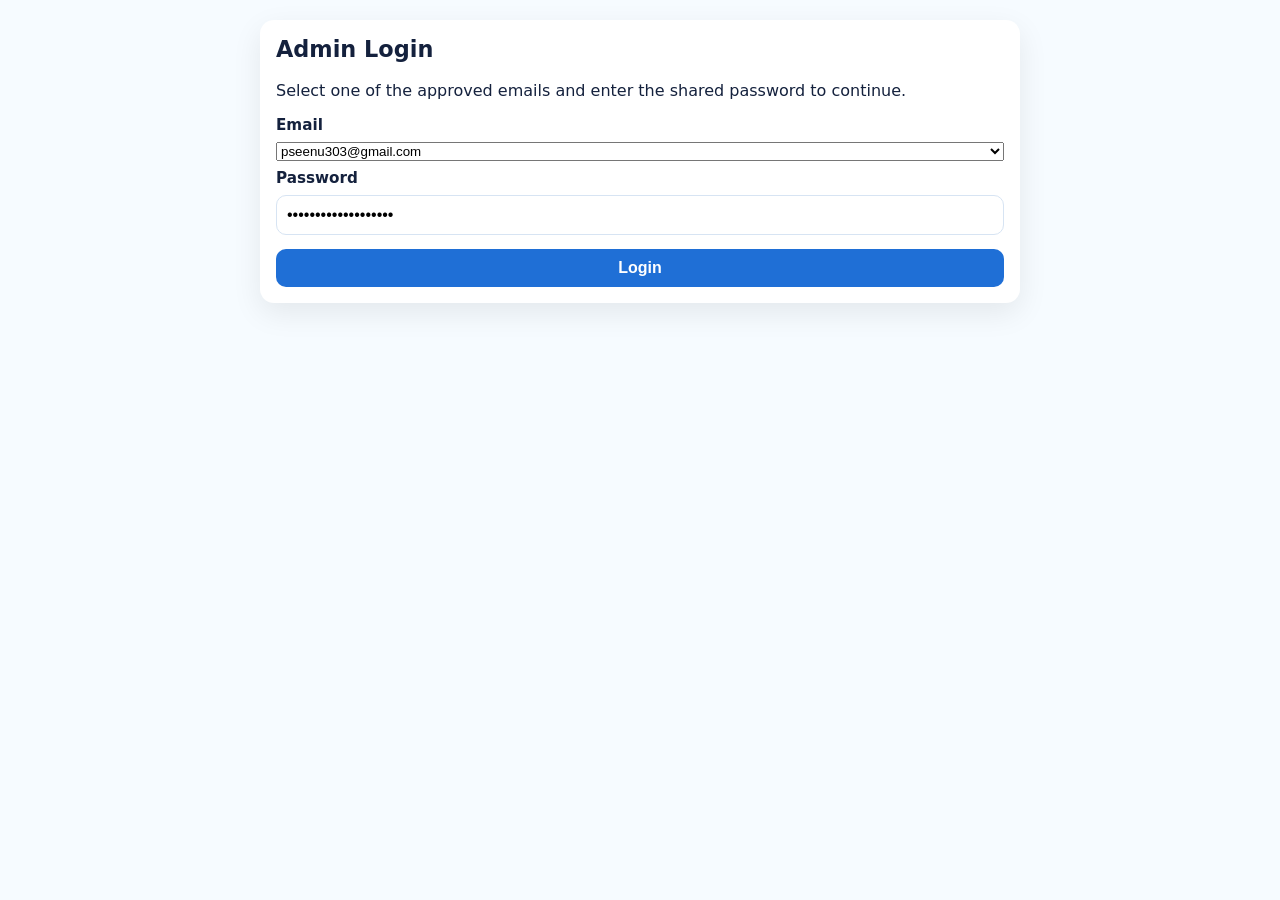
<file: admin/login.html>
<!doctype html>
<html lang="en">
<head>
  <meta charset="utf-8" />
  <meta name="viewport" content="width=device-width,initial-scale=1" />
  <title>Admin Login — ISKCON Rajampet</title>
  <link rel="stylesheet" href="style.css" />
</head>
<body>
  <main class="wrap">
    <section class="panel">
      <h1>Admin Login</h1>
      <p>Select one of the approved emails and enter the shared password to continue.</p>
      <form method="post" action="/admin/login">
        <label>Email</label>
        <select name="email" required>
          <option value="pseenu303@gmail.com">pseenu303@gmail.com</option>
          <option value="iskconrajampet@gmail.com">iskconrajampet@gmail.com</option>
          <option value="pbrindavandas@gmail.com">pbrindavandas@gmail.com</option>
        </select>
        <label>Password</label>
        <input name="password" type="password" value="RadhaKrishna@rjpt12" required />
        <button type="submit">Login</button>
      </form>
    </section>
  </main>
</body>
</html>
</file>
<file: admin/style.css>
body{font-family:system-ui,Segoe UI,Arial; margin:0;padding:20px;background:#f6fbff;color:#14213d}
.wrap{max-width:760px;margin:auto}
.panel{background:#fff;padding:16px;border-radius:14px;box-shadow:0 10px 30px rgba(0,0,0,.08);margin-bottom:16px}
h1{font-size:1.4rem;margin-top:0}
form{display:flex;flex-direction:column;gap:8px}
label{font-weight:600;font-size:.95rem}
input,textarea,button{padding:10px;border-radius:10px;border:1px solid #d7e4f3;font-size:1rem}
textarea{min-height:90px;resize:vertical}
button{background:#1f6fd6;color:#fff;border:none;font-weight:700;margin-top:6px}
.result{margin-top:10px;font-size:.9rem;white-space:pre-wrap;color:#35516f}
small{display:block;margin-top:12px;color:#444}
</file>
<file: instagram-login/styles.css>
:root {
  --bg: #f5f1ea;
  --panel: #fffdf9;
  --text: #241b2f;
  --muted: #6f647f;
  --line: rgba(36, 27, 47, 0.12);
  --pink: #f54d86;
  --orange: #ff8a3d;
  --gold: #ffd167;
  --blue: #4a6cf7;
  --shadow: 0 18px 40px rgba(36, 27, 47, 0.12);
}

* {
  box-sizing: border-box;
}

body {
  margin: 0;
  min-height: 100vh;
  font-family: "Segoe UI", Tahoma, Geneva, Verdana, sans-serif;
  color: var(--text);
  background:
    radial-gradient(circle at top left, rgba(245, 77, 134, 0.2), transparent 28%),
    radial-gradient(circle at bottom right, rgba(74, 108, 247, 0.18), transparent 28%),
    linear-gradient(135deg, #fff2de, #fffaf4 40%, #eef3ff);
}

.app-shell {
  width: min(1120px, calc(100% - 32px));
  margin: 0 auto;
  min-height: 100vh;
  display: grid;
  grid-template-columns: 1fr 1fr;
  gap: 24px;
  align-items: center;
  padding: 32px 0;
}

.login-panel,
.tester-card,
.login-card {
  border-radius: 28px;
}

.login-panel {
  padding: 28px;
}

.brand-block {
  margin-bottom: 20px;
}

.eyebrow {
  display: inline-block;
  margin: 0 0 10px;
  padding: 8px 14px;
  border-radius: 999px;
  background: linear-gradient(135deg, var(--gold), #fff4c2, #b7d2ff);
  font-weight: 700;
}

h1,
h2 {
  margin: 0 0 12px;
  font-family: Georgia, "Times New Roman", serif;
}

h1 {
  font-size: clamp(2.6rem, 6vw, 4.4rem);
}

h2 {
  font-size: 2rem;
}

.subcopy,
.helper,
.meta-label {
  color: var(--muted);
}

.login-card,
.tester-card {
  background: rgba(255, 253, 249, 0.86);
  border: 1px solid var(--line);
  box-shadow: var(--shadow);
}

.login-card {
  display: grid;
  gap: 14px;
  padding: 28px;
}

label {
  display: grid;
  gap: 8px;
}

input,
select,
button {
  font: inherit;
}

input,
select {
  width: 100%;
  padding: 14px 16px;
  border-radius: 16px;
  border: 1px solid var(--line);
  background: white;
}

button {
  border: 0;
  border-radius: 16px;
  padding: 14px 18px;
  font-weight: 700;
  color: white;
  cursor: pointer;
  background: linear-gradient(135deg, var(--pink), var(--orange), var(--blue));
}

.tester-card {
  padding: 28px;
}

.profile-controls {
  display: grid;
  grid-template-columns: 1fr auto;
  gap: 12px;
  margin: 20px 0;
}

.profile-display {
  display: grid;
  grid-template-columns: repeat(3, 1fr);
  gap: 12px;
  margin-bottom: 20px;
}

.profile-display > div,
.profile-list li {
  padding: 14px;
  border-radius: 18px;
  background: rgba(255, 255, 255, 0.84);
  border: 1px solid var(--line);
}

.meta-label {
  display: block;
  margin-bottom: 6px;
  font-size: 0.85rem;
}

.profile-list {
  display: grid;
  gap: 10px;
  padding: 0;
  margin: 0;
  list-style: none;
  max-height: 360px;
  overflow: auto;
}

.profile-list strong {
  display: block;
  margin-bottom: 4px;
}

@media (max-width: 900px) {
  .app-shell {
    grid-template-columns: 1fr;
  }

  .profile-display {
    grid-template-columns: 1fr;
  }

  .profile-controls {
    grid-template-columns: 1fr;
  }
}
</file>
<file: css/style.css>
/* ===============================
   ISKCON RAJAMPET - DEVOTIONAL THEME
   Krishna & ISKCON Theme Palette:
   - Saffron / Kesari (#c43800, #ff6f00, #ff8f00)
   - Temple Pitambara Gold (#f59e0b, #fbbf24)
   - Shyamasundara Peacock Blue (#0c356a, #0174be)
   - Sacred Tulsi Green (#15803d)
   - Radha Lotus Pink (#db2777)
   - Chandan Sandalwood Cream (#fffdf5, #fefae0)
================================ */

* {
    margin: 0;
    padding: 0;
    box-sizing: border-box;
}

html {
    scroll-behavior: smooth;
}

body {
    font-family: "Segoe UI", Arial, sans-serif;
    line-height: 1.75;
    color: #1a1528;
    background-color: #fffdf5;
    background-image: 
        radial-gradient(circle at 10% 10%, rgba(255, 111, 0, 0.08), transparent 30%),
        radial-gradient(circle at 90% 20%, rgba(12, 53, 106, 0.09), transparent 35%),
        radial-gradient(circle at 50% 90%, rgba(245, 158, 11, 0.08), transparent 40%);
}

/* ===============================
   HEADER & DEVOTIONAL TOPBAR
   =============================== */
header {
    background: linear-gradient(135deg, #b91c1c 0%, #c2410c 35%, #ea580c 70%, #d97706 100%);
    padding: 20px 0;
    position: relative;
    box-shadow: 0 4px 20px rgba(185, 28, 28, 0.25);
    border-bottom: 2px solid #fbbf24;
}

header::before {
    content: "॥ हरे कृष्ण हरे कृष्ण कृष्ण कृष्ण हरे हरे । हरे राम हरे राम राम राम हरे हरे ॥";
    display: block;
    text-align: center;
    color: #fffde7;
    font-size: 0.88rem;
    font-weight: 700;
    letter-spacing: 0.04em;
    padding-bottom: 8px;
    margin-bottom: 12px;
    border-bottom: 1px solid rgba(255, 255, 255, 0.25);
    text-shadow: 0 1px 3px rgba(0, 0, 0, 0.4);
}

header .container {
    max-width: 1100px;
    margin: auto;
    padding: 0 20px;
    display: flex;
    flex-direction: column;
    align-items: center;
    text-align: center;
}

header h1 {
    color: #fff;
    font-size: 32px;
    margin-bottom: 4px;
    font-family: Georgia, "Times New Roman", serif;
    letter-spacing: 0.04em;
    text-shadow: 0 2px 8px rgba(0, 0, 0, 0.4);
}

header p {
    color: #fff9db;
    font-size: 15px;
    font-weight: 600;
    letter-spacing: 0.05em;
    text-shadow: 0 1px 3px rgba(0, 0, 0, 0.3);
}

/* ===============================
   NAVBAR (PEACOCK SHYAM THEME)
   =============================== */
nav {
    background: linear-gradient(90deg, #071e3d 0%, #0c356a 30%, #0174be 70%, #071e3d 100%);
    padding: 10px 20px;
    display: flex;
    flex-wrap: wrap;
    gap: 12px;
    justify-content: center;
    align-items: center;
    border-bottom: 2px solid #f59e0b;
    box-shadow: 0 4px 12px rgba(12, 53, 106, 0.25);
}

nav a,
nav ul li a {
    text-decoration: none;
    color: #fefae0;
    font-weight: 700;
    font-size: 15px;
    padding: 6px 14px;
    border-radius: 999px;
    transition: all 0.25s ease;
    display: inline-block;
    border: 1px solid transparent;
}

nav a:hover,
nav ul li a:hover {
    background: rgba(245, 158, 11, 0.25);
    color: #fde047;
    border-color: rgba(251, 191, 36, 0.6);
    transform: translateY(-1px);
    box-shadow: 0 2px 10px rgba(251, 191, 36, 0.35);
    text-decoration: none;
}

nav ul {
    list-style: none;
    display: flex;
    flex-wrap: wrap;
    margin: 0;
    padding: 0;
    gap: 10px;
}

/* ===============================
   MAIN CONTAINER
   =============================== */
.container {
    max-width: 1100px;
    margin: auto;
    padding: 25px 20px;
}

/* ===============================
   PAGE TITLES
   =============================== */
.page-title {
    font-size: 30px;
    color: #b91c1c;
    margin-bottom: 12px;
    font-family: Georgia, "Times New Roman", serif;
    position: relative;
    display: inline-block;
}

.page-title::after {
    content: "";
    position: absolute;
    bottom: -6px;
    left: 0;
    width: 60px;
    height: 3px;
    background: linear-gradient(90deg, #ea580c, #f59e0b);
    border-radius: 2px;
}

.page-subtitle {
    font-size: 17px;
    color: #55443d;
    margin-bottom: 25px;
}

/* ===============================
   CONTENT SECTIONS (DEVOTIONAL CARDS)
   =============================== */
section.content {
    background: #ffffff;
    padding: 28px 30px;
    margin-bottom: 26px;
    border-radius: 14px;
    border: 1px solid #fed7aa;
    border-top: 4px solid #ea580c;
    box-shadow: 0 6px 20px rgba(217, 119, 6, 0.08);
    transition: transform 0.2s ease, box-shadow 0.2s ease;
}

section.content:hover {
    transform: translateY(-2px);
    box-shadow: 0 10px 28px rgba(217, 119, 6, 0.14);
}

section.content h2 {
    color: #991b1b;
    margin-bottom: 14px;
    font-size: 24px;
    font-family: Georgia, "Times New Roman", serif;
    display: flex;
    align-items: center;
    gap: 8px;
}

section.content h2::before {
    content: "🪷";
    font-size: 1.1rem;
}

section.content p {
    margin-bottom: 14px;
    font-size: 16px;
    color: #2c2523;
}

/* ===============================
   TELUGU / SANSKRIT TEXT
   =============================== */
.telugu {
    font-family: "Noto Sans Telugu", "Noto Serif Telugu", "Pothana2000", serif;
    font-size: 16.5px;
    color: #431407;
    background: #fff8f0;
    padding: 14px 18px;
    border-radius: 10px;
    border-left: 4px solid #ea580c;
    margin-top: 10px;
}

.sanskrit {
    font-family: "Noto Serif Devanagari", serif;
    font-size: 16px;
    color: #78350f;
    font-style: italic;
    background: #fefce8;
    padding: 12px 16px;
    border-radius: 8px;
    border-left: 4px solid #eab308;
}

/* ===============================
   ACTIVITIES LIST
   =============================== */
.activities-list {
    list-style: none;
    padding-left: 0;
}

.activities-list li {
    position: relative;
    padding-left: 26px;
    margin-bottom: 10px;
    color: #292524;
}

.activities-list li::before {
    content: "🌸";
    position: absolute;
    left: 0;
    font-size: 0.95rem;
}

/* ===============================
   EVENTS PAGE
   =============================== */
.events {
    display: grid;
    grid-template-columns: repeat(auto-fit, minmax(280px, 1fr));
    gap: 22px;
    padding: 10px 0 30px;
}

.event-card {
    background: #ffffff;
    padding: 24px;
    border-radius: 14px;
    border: 1px solid #fed7aa;
    border-top: 4px solid #f59e0b;
    box-shadow: 0 6px 18px rgba(180, 83, 9, 0.08);
    transition: transform 0.25s ease, box-shadow 0.25s ease;
}

.event-card:hover {
    transform: translateY(-4px);
    box-shadow: 0 12px 28px rgba(245, 158, 11, 0.2);
}

.event-card h3 {
    margin-top: 0;
    margin-bottom: 8px;
    color: #c2410c;
    font-size: 1.25rem;
    font-family: Georgia, "Times New Roman", serif;
}

.event-date {
    display: inline-block;
    background: linear-gradient(135deg, #fef3c7, #fed7aa);
    color: #9a3412;
    padding: 4px 10px;
    border-radius: 999px;
    font-size: 0.85rem;
    font-weight: 700;
    margin-bottom: 12px;
    border: 1px solid #fdba74;
}

/* ===============================
   CONTACT PAGE
   =============================== */
.contact-box {
    display: grid;
    grid-template-columns: repeat(auto-fit, minmax(300px, 1fr));
    gap: 24px;
    padding: 10px 0 30px;
}

.contact-card {
    background: #ffffff;
    padding: 24px;
    border-radius: 14px;
    border: 1px solid #fed7aa;
    border-top: 4px solid #0284c7;
    box-shadow: 0 6px 18px rgba(2, 132, 199, 0.08);
    transition: transform 0.25s ease;
}

.contact-card:hover {
    transform: translateY(-3px);
    box-shadow: 0 10px 25px rgba(2, 132, 199, 0.16);
}

.contact-card h3 {
    margin-top: 0;
    color: #0369a1;
    margin-bottom: 12px;
    font-family: Georgia, "Times New Roman", serif;
}

.contact-card p {
    margin-bottom: 10px;
    color: #334155;
}

.contact-card a {
    color: #c2410c;
    font-weight: 700;
    text-decoration: none;
}

.contact-card a:hover {
    text-decoration: underline;
}

.map iframe {
    width: 100%;
    height: 320px;
    border-radius: 12px;
    border: 1px solid #fed7aa;
    box-shadow: 0 4px 16px rgba(0,0,0,0.08);
}

/* ===============================
   BUTTONS
   =============================== */
.btn {
    display: inline-block;
    padding: 11px 22px;
    background: linear-gradient(135deg, #ea580c, #c2410c);
    color: #ffffff;
    text-decoration: none;
    border-radius: 999px;
    font-weight: 700;
    box-shadow: 0 4px 14px rgba(234, 88, 12, 0.35);
    transition: all 0.2s ease;
    border: 1px solid #fde047;
}

.btn:hover {
    background: linear-gradient(135deg, #f97316, #ea580c);
    transform: translateY(-2px);
    box-shadow: 0 6px 20px rgba(234, 88, 12, 0.45);
}

/* ===============================
   FOOTER (DEVOTIONAL SAFFRON & GOLD)
   =============================== */
footer {
    background: linear-gradient(135deg, #450a0a 0%, #7c2d12 50%, #431407 100%);
    color: #fff9e6;
    text-align: center;
    padding: 25px 15px;
    margin-top: 45px;
    border-top: 3px solid #f59e0b;
    position: relative;
}

footer p {
    font-size: 15px;
    font-weight: 600;
    letter-spacing: 0.04em;
    color: #fef08a;
}

footer::before {
    content: "🙏 Hare Krishna Hare Krishna Krishna Krishna Hare Hare | Hare Rama Hare Rama Rama Rama Hare Hare 🙏";
    display: block;
    margin-bottom: 10px;
    font-size: 0.95rem;
    color: #ffffff;
    font-weight: 700;
    opacity: 0.95;
}

/* ===============================
   RESPONSIVE DESIGN
   =============================== */
@media (max-width: 768px) {
    header h1 {
        font-size: 24px;
    }
    header p {
        font-size: 13px;
    }
    nav {
        gap: 8px;
        padding: 8px 10px;
    }
    nav a,
    nav ul li a {
        font-size: 13.5px;
        padding: 5px 10px;
    }
    .page-title {
        font-size: 24px;
    }
    section.content {
        padding: 20px 16px;
    }
    .telugu {
        font-size: 15px;
        padding: 10px 12px;
    }
    .event-card,
    .contact-card {
        padding: 18px 15px;
    }
}

/* ===============================
   GALLERY
   =============================== */
.gallery {
    display: grid;
    grid-template-columns: repeat(3, 1fr);
    gap: 18px;
}

.gallery img {
    width: 100%;
    height: 220px;
    object-fit: cover;
    border-radius: 10px;
    border: 1px solid #ffd54f;
    box-shadow: 0 4px 12px rgba(0, 0, 0, 0.1);
    transition: transform 0.3s ease, box-shadow 0.3s ease;
    cursor: pointer;
}

.gallery img:hover {
    transform: translateY(-3px) scale(1.02);
    box-shadow: 0 8px 22px rgba(234, 88, 12, 0.25);
    border-color: #f59e0b;
}

@media (max-width: 768px) {
    .gallery {
        grid-template-columns: repeat(2, 1fr);
        gap: 10px;
    }
    .gallery img {
        height: 150px;
    }
}
</file>
